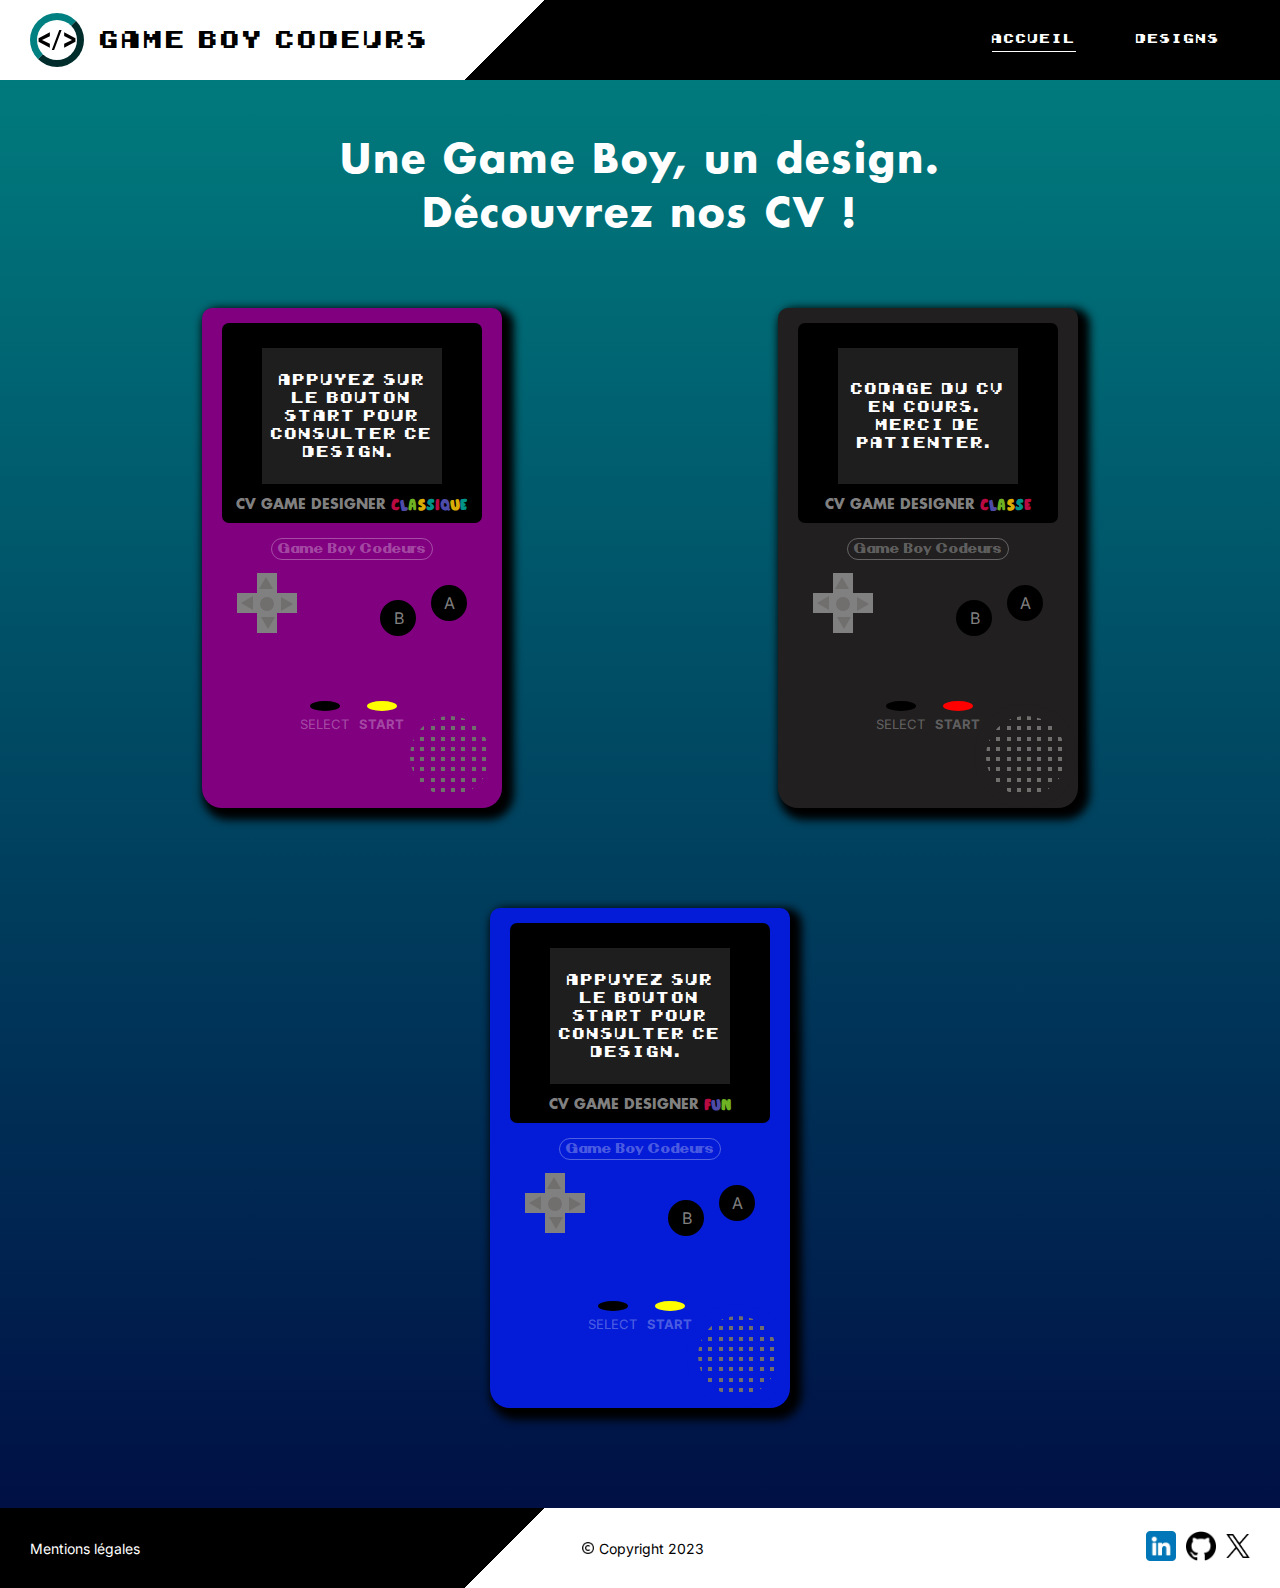
<file: index.html>
<!DOCTYPE html>
<html lang="fr">
<head>
    <meta charset="UTF-8">
    <meta name="description" content="Découvrez le profil de Martin Johnson, Game Designer. Passionné de jeux vidéos, 
    Martin Johnson a obtenu une licence écriture du Jeu Vidéo et effectué un stage de game design chez Ubisoft."> <!-- Décrire en 160 caractères environ -->
    <title>Accueil - Les Game Boy Codeurs</title>
    <link rel="stylesheet" href="style.css" type="text/css">
    <link rel="preconnect" href="https://fonts.googleapis.com">
    <link rel="preconnect" href="https://fonts.gstatic.com" crossorigin>
    <link href="https://fonts.googleapis.com/css2?family=Inter:wght@500&display=swap" rel="stylesheet">
    <!-- Favicon -->
    <link rel="apple-touch-icon" sizes="180x180" href="images/favicon-logo/apple-touch-icon.webp">
    <link rel="icon" type="image/png" sizes="32x32" href="images/favicon-logo/favicon-32x32.webp">
    <link rel="icon" type="image/png" sizes="16x16" href="images/favicon-logo/favicon-16x16.webp">
    <link rel="manifest" href="/site.webmanifest">
</head>
<body>
    <header>
        <div class="logo-nom">
            <a href="index.html">
                <img src="[data-uri]" alt="Logo du site des codeurs">
                <span id="title-header">Game Boy Codeurs</span>
            </a>
        </div>
        <nav>
            <ul class="nav">
                <li><a class="active" href="index.html">Accueil</a></li>
                <li class="designs">Designs
                    <ul class="menu-deroulant">
                        <li><a href="cv-martin-johnson-classique.html">Classique</a></li>
                        <li><a href="#">Classe</a></li>
                        <li><a href="cv-martin-johnson-fun.html">Fun</a></li>
                    </ul>
                </li>
            </ul> 
        </nav>
    </header>
    <main>
        <h1 id="titre-principal-accueil">Une Game Boy, un design. Découvrez nos CV !</h1>

        <!-- Première console -->
        <div class="consoles">
            <div class="game-boy">
                <div class="tour-ecran">
                    <h2 class="titre-secondaire-accueil">CV Game designer <span class="l1">c</span><span class="l2">l</span><span class="l3">a</span><span class="l4">s</span><span class="l5">s</span><span class="l6">i</span><span class="l7">q</span><span class="l8">u</span><span class="l9">e</span></h2>
                    <div class="ecran">
                        <p>Appuyez sur le bouton <span class="indication">START</span> pour consulter ce design.</p>
                    </div>
                </div>
                <span class="marque">Game Boy Codeurs</span>
                <div class="touches">
                    <div class="fond-croix">
                        <div class="croix">
                            <div class="cube top-left"></div>
                            <div class="cube top-right"></div>
                            <div class="cube bottom-right"></div>
                            <div class="cube bottom-left"></div>
                        </div>    
                    </div>
                    <div class="boutons">
                        <span class="bouton-b"></span>
                        <span class="bouton-a"></span>
                    </div>
                </div>
                <div class="boutons-select-start">
                    <div class="action">
                        <span class="bouton-ellipse"></span>
                        <span class="titre-bouton">Select</span>
                    </div>
                    <div class="action start">
                        <a href="cv-martin-johnson-classique.html" class="bouton-ellipse"></a>
                        <span class="titre-bouton">Start</span>
                    </div>
                </div>
                <div class="enceinte">
                    <div class="trou"></div>
                    <div class="trou"></div>
                    <div class="trou"></div>
                    <div class="trou"></div>
                    <div class="trou"></div>
                    <div class="trou"></div>
                    <div class="trou"></div>
                    <div class="trou"></div>
                    <div class="trou"></div>
                    <div class="trou"></div>
                    <div class="trou"></div>
                    <div class="trou"></div>
                    <div class="trou"></div>
                    <div class="trou"></div>
                    <div class="trou"></div>
                    <div class="trou"></div>
                    <div class="trou"></div>
                    <div class="trou"></div>
                    <div class="trou"></div>
                    <div class="trou"></div>
                    <div class="trou"></div>
                    <div class="trou"></div>
                    <div class="trou"></div>
                    <div class="trou"></div>
                    <div class="trou"></div>
                    <div class="trou"></div>
                    <div class="trou"></div>
                    <div class="trou"></div>
                    <div class="trou"></div>
                    <div class="trou"></div>
                    <div class="trou"></div>
                    <div class="trou"></div>
                    <div class="trou"></div>
                    <div class="trou"></div>
                    <div class="trou"></div>
                    <div class="trou"></div>
                    <div class="trou"></div>
                    <div class="trou"></div>
                    <div class="trou"></div>
                    <div class="trou"></div>
                    <div class="trou"></div>
                    <div class="trou"></div>
                    <div class="trou"></div>
                    <div class="trou"></div>
                    <div class="trou"></div>
                    <div class="trou"></div>
                    <div class="trou"></div>
                    <div class="trou"></div>
                    <div class="trou"></div>
                    <div class="trou"></div>
                    <div class="trou"></div>
                    <div class="trou"></div>
                    <div class="trou"></div>
                    <div class="trou"></div>
                    <div class="trou"></div>
                    <div class="trou"></div>
                    <div class="trou"></div>
                    <div class="trou"></div>
                    <div class="trou"></div>
                    <div class="trou"></div>
                    <div class="trou"></div>
                    <div class="trou"></div>
                    <div class="trou"></div>
                    <div class="trou"></div>
                </div>
            </div>

            <div class="game-boy classe">
                <div class="tour-ecran">
                    <h2 class="titre-secondaire-accueil">CV Game Designer <span class="l1">c</span><span class="l2">l</span><span class="l3">a</span><span class="l4">s</span><span class="l5">s</span><span class="l6">e</span></h2>
                    <div class="ecran">
                        <p>Codage du CV en cours<span class="indication"></span>. Merci de patienter.</p>
                    </div>
                </div>
                <span class="marque">Game Boy Codeurs</span>
                <div class="touches">
                    <div class="fond-croix">
                        <div class="croix">
                            <div class="cube top-left"></div>
                            <div class="cube top-right"></div>
                            <div class="cube bottom-right"></div>
                            <div class="cube bottom-left"></div>
                        </div>    
                    </div>
                    <div class="boutons">
                        <span class="bouton-b"></span>
                        <span class="bouton-a"></span>
                    </div>
                </div>
                <div class="boutons-select-start">
                    <div class="action">
                        <span class="bouton-ellipse"></span>
                        <span class="titre-bouton">Select</span>
                    </div>
                    <div class="action start">
                        <a href="#" class="bouton-ellipse"></a>
                        <span class="titre-bouton">START</span>
                    </div>
                </div>
                <div class="enceinte">
                    <div class="trou"></div>
                    <div class="trou"></div>
                    <div class="trou"></div>
                    <div class="trou"></div>
                    <div class="trou"></div>
                    <div class="trou"></div>
                    <div class="trou"></div>
                    <div class="trou"></div>
                    <div class="trou"></div>
                    <div class="trou"></div>
                    <div class="trou"></div>
                    <div class="trou"></div>
                    <div class="trou"></div>
                    <div class="trou"></div>
                    <div class="trou"></div>
                    <div class="trou"></div>
                    <div class="trou"></div>
                    <div class="trou"></div>
                    <div class="trou"></div>
                    <div class="trou"></div>
                    <div class="trou"></div>
                    <div class="trou"></div>
                    <div class="trou"></div>
                    <div class="trou"></div>
                    <div class="trou"></div>
                    <div class="trou"></div>
                    <div class="trou"></div>
                    <div class="trou"></div>
                    <div class="trou"></div>
                    <div class="trou"></div>
                    <div class="trou"></div>
                    <div class="trou"></div>
                    <div class="trou"></div>
                    <div class="trou"></div>
                    <div class="trou"></div>
                    <div class="trou"></div>
                    <div class="trou"></div>
                    <div class="trou"></div>
                    <div class="trou"></div>
                    <div class="trou"></div>
                    <div class="trou"></div>
                    <div class="trou"></div>
                    <div class="trou"></div>
                    <div class="trou"></div>
                    <div class="trou"></div>
                    <div class="trou"></div>
                    <div class="trou"></div>
                    <div class="trou"></div>
                    <div class="trou"></div>
                    <div class="trou"></div>
                    <div class="trou"></div>
                    <div class="trou"></div>
                    <div class="trou"></div>
                    <div class="trou"></div>
                    <div class="trou"></div>
                    <div class="trou"></div>
                    <div class="trou"></div>
                    <div class="trou"></div>
                    <div class="trou"></div>
                    <div class="trou"></div>
                    <div class="trou"></div>
                    <div class="trou"></div>
                    <div class="trou"></div>
                    <div class="trou"></div>
                </div>
            </div>

            <div class="game-boy fun">
                <div class="tour-ecran">
                    <h2 class="titre-secondaire-accueil">CV Game designer <span class="l1">f</span><span class="l2">u</span><span class="l3">n</span></h2>
                    <div class="ecran">
                        <p>Appuyez sur le bouton <span class="indication">START</span> pour consulter ce design.</p>
                    </div> <!-- En vue d'une animation -->
                </div>
                <span class="marque">Game Boy Codeurs</span>
                <div class="touches">
                    <div class="fond-croix">
                        <div class="croix">
                            <div class="cube top-left"></div>
                            <div class="cube top-right"></div>
                            <div class="cube bottom-right"></div>
                            <div class="cube bottom-left"></div>
                        </div>    
                    </div>
                    <div class="boutons">
                        <span class="bouton-b"></span>
                        <span class="bouton-a"></span>
                    </div>
                </div>
                <div class="boutons-select-start">
                    <div class="action">
                        <span class="bouton-ellipse"></span>
                        <span class="titre-bouton">Select</span>
                    </div>
                    <div class="action start">
                        <a href="cv-martin-johnson-fun.html" class="bouton-ellipse"></a>
                        <span class="titre-bouton">Start</span>
                    </div>
                </div>
                <div class="enceinte">
                    <div class="trou"></div>
                    <div class="trou"></div>
                    <div class="trou"></div>
                    <div class="trou"></div>
                    <div class="trou"></div>
                    <div class="trou"></div>
                    <div class="trou"></div>
                    <div class="trou"></div>
                    <div class="trou"></div>
                    <div class="trou"></div>
                    <div class="trou"></div>
                    <div class="trou"></div>
                    <div class="trou"></div>
                    <div class="trou"></div>
                    <div class="trou"></div>
                    <div class="trou"></div>
                    <div class="trou"></div>
                    <div class="trou"></div>
                    <div class="trou"></div>
                    <div class="trou"></div>
                    <div class="trou"></div>
                    <div class="trou"></div>
                    <div class="trou"></div>
                    <div class="trou"></div>
                    <div class="trou"></div>
                    <div class="trou"></div>
                    <div class="trou"></div>
                    <div class="trou"></div>
                    <div class="trou"></div>
                    <div class="trou"></div>
                    <div class="trou"></div>
                    <div class="trou"></div>
                    <div class="trou"></div>
                    <div class="trou"></div>
                    <div class="trou"></div>
                    <div class="trou"></div>
                    <div class="trou"></div>
                    <div class="trou"></div>
                    <div class="trou"></div>
                    <div class="trou"></div>
                    <div class="trou"></div>
                    <div class="trou"></div>
                    <div class="trou"></div>
                    <div class="trou"></div>
                    <div class="trou"></div>
                    <div class="trou"></div>
                    <div class="trou"></div>
                    <div class="trou"></div>
                    <div class="trou"></div>
                    <div class="trou"></div>
                    <div class="trou"></div>
                    <div class="trou"></div>
                    <div class="trou"></div>
                    <div class="trou"></div>
                    <div class="trou"></div>
                    <div class="trou"></div>
                    <div class="trou"></div>
                    <div class="trou"></div>
                    <div class="trou"></div>
                    <div class="trou"></div>
                    <div class="trou"></div>
                    <div class="trou"></div>
                    <div class="trou"></div>
                    <div class="trou"></div>
                </div>
            </div>
    </div>

    </main>
        <footer>
                <a href="#" class="mentions">Mentions légales</a>
                <div class="copyright">
                <img src="images/droits-dauteur.webp" alt="icône Copyright"><span >Copyright 2023</span>
                </div>
                <div class="reseaux-sociaux">
                    <a href="https://www.linkedin.com/"><img src="images/linkedin.webp" alt="Logo de LinkedIn"></a>
                    <a href="https://github.com/"><img src="images/github.webp" alt="Logo de GitHub"></a>
                    <a href="https://twitter.com/tweeter"><img class="twitter" src="images/twitter.webp" alt="Logo de X"></a>
                </div>
        </footer>
</body>
</html>
</file>
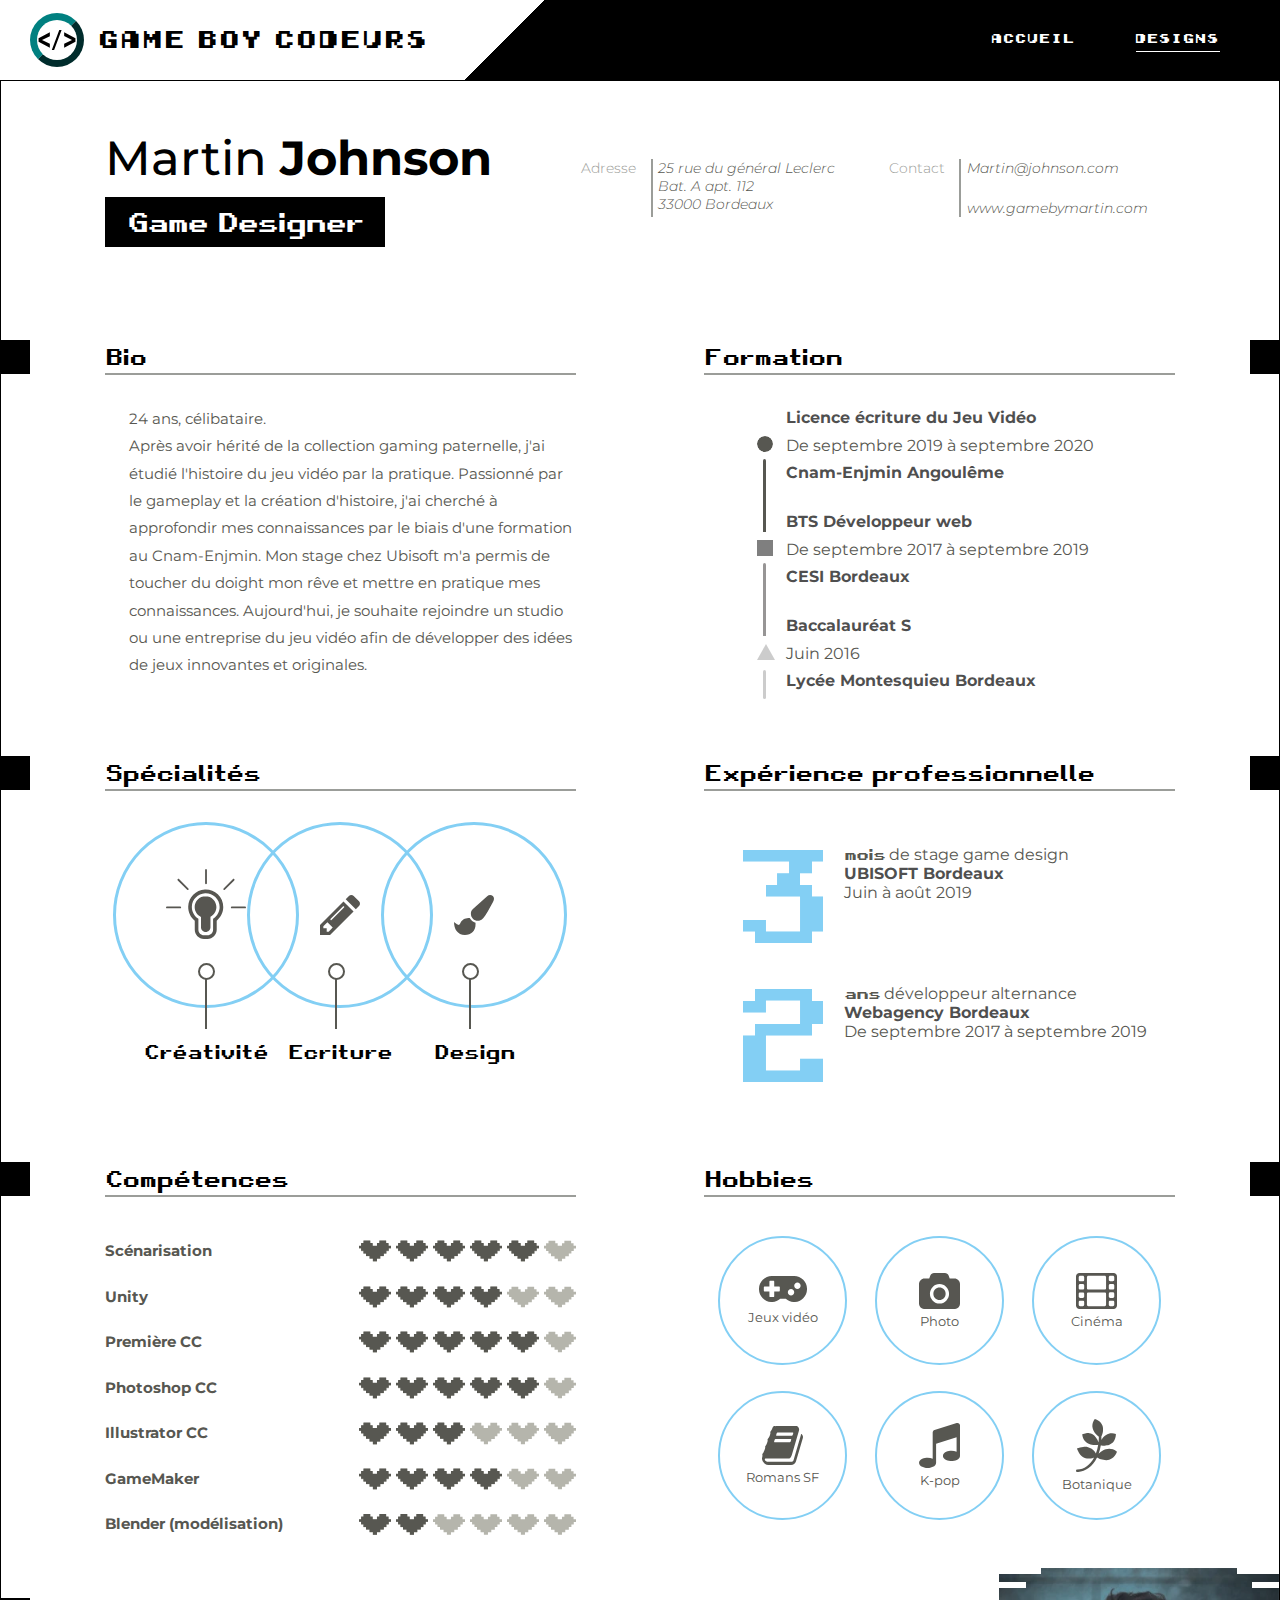
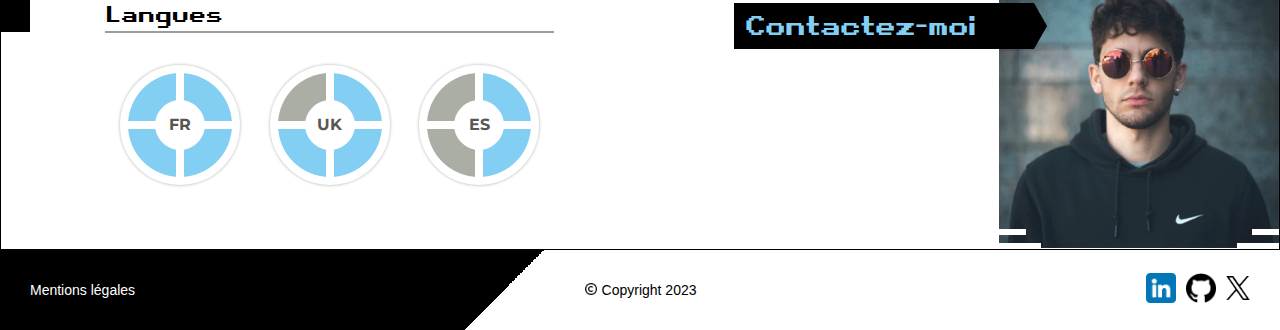
<file: cv-martin-johnson-classique.html>
<!DOCTYPE html>
<html lang="fr">
<head>
    <meta charset="UTF-8">
    <meta name="description" content="Découvrez le profil de Martin Johnson, Game Designer. Passionné de jeux vidéos, 
    Martin Johnson a obtenu une licence écriture du Jeu Vidéo et effectué un stage de game design chez Ubisoft."> <!-- Décrire en 160 caractères environ -->
    <title>CV Martin Johnson Game Designer</title>
    <meta name="viewport" content="width=device-width, initial-scale=1.0">
    <link rel="stylesheet" href="style.css" type="text/css">
    <link rel="stylesheet" href="cv-martin-johnson-classique.css" type="text/css">
    <link rel="preconnect" href="https://fonts.googleapis.com">
    <link rel="preconnect" href="https://fonts.googleapis.com">
    <link rel="preconnect" href="https://fonts.gstatic.com" crossorigin>
    <link href="https://fonts.googleapis.com/css2?family=Montserrat:ital,wght@0,100;0,300;0,500;0,600;0,700;1,300&display=swap" rel="stylesheet">
    <!-- Favicon -->
    <link rel="apple-touch-icon" sizes="180x180" href="images/favicon-logo/apple-touch-icon.webp">
    <link rel="icon" type="image/png" sizes="32x32" href="images/favicon-logo/favicon-32x32.webp">
    <link rel="icon" type="image/png" sizes="16x16" href="images/favicon-logo/favicon-16x16.webp">
    <link rel="manifest" href="/site.webmanifest">
</head>
<body>
    <header> 
        <div class="logo-nom">
            <a href="index.html">
                <img src="[data-uri]" alt="Logo du site des codeurs">
                <span id="title-header">Game Boy Codeurs</span>
            </a>
        </div>
        <nav>
            <ul class="nav">
                <li><a href="index.html">Accueil</a></li>
                <li class="designs active">Designs
                    <ul class="menu-deroulant">
                        <li class="active"><a href="cv-martin-johnson-classique.html">Classique</a></li>
                        <li><a href="#">Classe</a></li>
                        <li><a href="cv-martin-johnson-fun.html">Fun</a></li>
                    </ul>
                </li>
            </ul> 
        </nav>
    </header>
    <div class="container">
        <div id="infos-contact" class="header-cv"> 
            <div id="entete">
                <h1 id="titre-cv">Martin <span class="plus-visible">Johnson</span></h1> 
                <h2 class="project">Game Designer</h2>
            </div>
            <address> 
                <div class="header-contact">
                    <span class="title">Adresse</span>
                    <div class="coordonnees">
                        <a href="https://maps.app.goo.gl/Ns6v85nVUT2A5e1c7" title="Consulter l'adresse de Martin Johnson sur Google Map">
                            25 rue du général Leclerc<br> 
                            Bat. A apt. 112<br>
                            33000 Bordeaux
                        </a>
                    </div>
                </div>
                <div class="header-contact">
                    <span class="title">Contact</span>
                    <div class="coordonnees">
                        <a class="email" href="mailto:martin@johnson.com" title="Envoyer un mail à Martin Johnson">Martin@johnson.com</a>
                        <a href="#" title="Visiter le site de Martin Johnson">www.gamebymartin.com</a>
                    </div>
                </div>
            </address>
        </div>
        <main>
            <div class="ligne">
                <section class="bio">
                    <h3>Bio</h3>
                    <p>24 ans, célibataire.<br>
                        Après avoir hérité de la collection gaming paternelle, 
                        j'ai étudié l'histoire du jeu vidéo par la pratique. 
                        Passionné par le gameplay et la création d'histoire, 
                        j'ai cherché à approfondir mes connaissances par le biais 
                        d'une formation au Cnam-Enjmin. Mon stage chez Ubisoft m'a 
                        permis de toucher du doight mon rêve et mettre en pratique 
                        mes connaissances. Aujourd'hui, je souhaite rejoindre un 
                        studio ou une entreprise du jeu vidéo afin de développer des 
                        idées de jeux innovantes et originales.
                    </p>
                </section>
                <section class="formation">
                    <h3>Formation</h3>
                    <ol>
                        <li class="licence">
                            <h4 class="diplome">Licence écriture du Jeu Vidéo</h4>
                            <span class="periode">De septembre 2019 à septembre 2020</span>
                            <span class="organisme">Cnam-Enjmin Angoulême</span>
                        </li>
                        <li class="bts">
                            <h4 class="diplome">BTS Développeur web</h4>
                            <span class="periode">De septembre 2017 à septembre 2019</span>
                            <span class="organisme">CESI Bordeaux</span>
                        </li>
                        <li class="baccalaureat">
                            <h4 class="diplome">Baccalauréat S</h4>
                            <span class="periode">Juin 2016</span>
                            <span class="organisme">Lycée Montesquieu Bordeaux</span>
                        </li>
                    </ol>
                </section>
            </div> 
            
            <div class="ligne">
                <section class="specialites">
                        <h3>Spécialités</h3>
                        <div class="specialite-ensemble">
                            <div class="specialite-detail">
                                <div class="cercle-specialite ampoule"></div>
                                <div class="petit-rond"></div>
                                <span class="intitule">Créativité</span>
                            </div>
                            <div class="specialite-detail">
                                <div class="cercle-specialite crayon"></div>
                                <div class="petit-rond"></div>
                                <span class="intitule">Ecriture</span>
                            </div>
                            <div class="specialite-detail">
                                <div class="cercle-specialite pinceau"></div>
                                <div class="petit-rond"></div>
                                <span class="intitule">Design</span>
                            </div>
                        </div>   
                </section>  
                <section class="experience">
                    <h3>Expérience professionnelle</h3>
                    <ol>
                        <li id="ubisoft">
                            <span class="nombre">3</span>
                            <span class="periode"><span class="unite">mois</span> de stage game design</span>
                            <span class="organisme">UBISOFT Bordeaux</span>
                            <span class="periode">Juin à août 2019</span>
                        </li>
                        <li id="webagency">
                            <span class="nombre">2</span>
                            <span class="periode"><span class="unite">ans</span> développeur alternance</span>
                            <span class="organisme">Webagency Bordeaux</span>
                            <span class="periode">De septembre 2017 à septembre 2019</span>
                        </li>
                    </ol>
                </section>
            </div>

            <div class="ligne">
                <section class="competence">
                    <h3>Compétences</h3>
                    <ul>
                        <li><span>Scénarisation</span>
                            <div class="niveau"> 
                                <img class="coeur-gris-fonce" src="images/coeur1.svg" alt="Coeur gris foncé pixelisé">
                                <img class="coeur-gris-fonce" src="images/coeur1.svg" alt="Coeur gris foncé pixelisé">
                                <img class="coeur-gris-fonce" src="images/coeur1.svg" alt="Coeur gris foncé pixelisé">
                                <img class="coeur-gris-fonce" src="images/coeur1.svg" alt="Coeur gris foncé pixelisé">
                                <img class="coeur-gris-fonce" src="images/coeur1.svg" alt="Coeur gris foncé pixelisé">
                                <img class="coeur-gris-clair" src="images/coeur2.svg" alt="Coeur gris clair pixelisé">
                            </div>
                        </li>
                        <li><span>Unity</span>
                            <div class="niveau">
                                <img class="coeur-gris-fonce" src="images/coeur1.svg" alt="Coeur gris foncé pixelisé">
                                <img class="coeur-gris-fonce" src="images/coeur1.svg" alt="Coeur gris foncé pixelisé">
                                <img class="coeur-gris-fonce" src="images/coeur1.svg" alt="Coeur gris foncé pixelisé">
                                <img class="coeur-gris-fonce" src="images/coeur1.svg" alt="Coeur gris foncé pixelisé">
                                <img class="coeur-gris-fonce" src="images/coeur2.svg" alt="Coeur gris clair pixelisé">
                                <img class="coeur-gris-clair" src="images/coeur2.svg" alt="Coeur gris clair pixelisé">
                            </div>
                        </li>
                        <li><span>Première CC</span>
                            <div class="niveau">
                                <img class="coeur-gris-fonce" src="images/coeur1.svg" alt="Coeur gris foncé pixelisé">
                                <img class="coeur-gris-fonce" src="images/coeur1.svg" alt="Coeur gris foncé pixelisé">
                                <img class="coeur-gris-fonce" src="images/coeur1.svg" alt="Coeur gris foncé pixelisé">
                                <img class="coeur-gris-fonce" src="images/coeur1.svg" alt="Coeur gris foncé pixelisé">
                                <img class="coeur-gris-fonce" src="images/coeur1.svg" alt="Coeur gris foncé pixelisé">
                                <img class="coeur-gris-clair" src="images/coeur2.svg" alt="Coeur gris clair pixelisé">
                            </div>
                        </li>
                        <li><span>Photoshop CC</span>
                            <div class="niveau">
                                <img class="coeur-gris-fonce" src="images/coeur1.svg" alt="Coeur gris foncé pixelisé">
                                <img class="coeur-gris-fonce" src="images/coeur1.svg" alt="Coeur gris foncé pixelisé">
                                <img class="coeur-gris-fonce" src="images/coeur1.svg" alt="Coeur gris foncé pixelisé">
                                <img class="coeur-gris-fonce" src="images/coeur1.svg" alt="Coeur gris foncé pixelisé">
                                <img class="coeur-gris-fonce" src="images/coeur1.svg" alt="Coeur gris foncé pixelisé">
                                <img class="coeur-gris-clair" src="images/coeur2.svg" alt="Coeur gris clair pixelisé">
                            </div>
                        </li>
                        <li><span>Illustrator CC</span>
                            <div class="niveau">
                                <img class="coeur-gris-fonce" src="images/coeur1.svg" alt="Coeur gris foncé pixelisé">
                                <img class="coeur-gris-fonce" src="images/coeur1.svg" alt="Coeur gris foncé pixelisé">
                                <img class="coeur-gris-fonce" src="images/coeur1.svg" alt="Coeur gris foncé pixelisé">
                                <img class="coeur-gris-fonce" src="images/coeur2.svg" alt="Coeur gris clair pixelisé">
                                <img class="coeur-gris-fonce" src="images/coeur2.svg" alt="Coeur gris clair pixelisé">
                                <img class="coeur-gris-clair" src="images/coeur2.svg" alt="Coeur gris clair pixelisé">
                            </div>
                        </li>
                        <li><span>GameMaker</span>
                            <div class="niveau">
                                <img class="coeur-gris-fonce" src="images/coeur1.svg" alt="Coeur gris foncé pixelisé">
                                <img class="coeur-gris-fonce" src="images/coeur1.svg" alt="Coeur gris foncé pixelisé">
                                <img class="coeur-gris-fonce" src="images/coeur1.svg" alt="Coeur gris foncé pixelisé">
                                <img class="coeur-gris-fonce" src="images/coeur1.svg" alt="Coeur gris foncé pixelisé">
                                <img class="coeur-gris-fonce" src="images/coeur2.svg" alt="Coeur gris clair pixelisé">
                                <img class="coeur-gris-clair" src="images/coeur2.svg" alt="Coeur gris clair pixelisé">
                            </div>
                        </li>
                        <li id="modelisation"><span>Blender (modélisation)</span>
                            <div class="niveau">
                                <img class="coeur-gris-fonce" src="images/coeur1.svg" alt="Coeur gris foncé pixelisé">
                                <img class="coeur-gris-fonce" src="images/coeur1.svg" alt="Coeur gris foncé pixelisé">
                                <img class="coeur-gris-fonce" src="images/coeur2.svg" alt="Coeur gris clair pixelisé">
                                <img class="coeur-gris-fonce" src="images/coeur2.svg" alt="Coeur gris clair pixelisé">
                                <img class="coeur-gris-fonce" src="images/coeur2.svg" alt="Coeur gris clair pixelisé">
                                <img class="coeur-gris-clair" src="images/coeur2.svg" alt="Coeur gris clair pixelisé">
                            </div>
                        </li>
                    </ul>
                </section>
                <section class="hobbies">
                    <h3>Hobbies</h3>
                    <div class="hobbies-ligne">
                        <figure class="jeux"><img id="manette" src="images/manette.svg" alt="Icône d'une manettre de jeu vidéo"><figcaption>Jeux vidéo</figcaption></figure> 
                        <figure class="photo"><img class="icone-hobbies" src="images/appareil-photo.svg" alt="Icône d'un appareil photo"><figcaption>Photo</figcaption></figure>
                        <figure class="cinema"><img class="icone-hobbies" src="images/cinema.svg" alt="Icône d'une bande image de cinéma"><figcaption>Cinéma</figcaption></figure>
                    </div>
                    <div class="hobbies-ligne">
                        <figure class="roman"><img class="icone-hobbies" src="images/livre.svg" alt="Icône d'un livre"><figcaption>Romans SF</figcaption></figure>
                        <figure class="k-pop"><img class="icone-hobbies" src="images/musique.svg" alt="Icône représentant une note de musique"><figcaption>K-pop</figcaption></figure>
                        <figure class="botanique"><img class="icone-hobbies" src="images/feuille.svg" alt="Icône représentant une feuille"><figcaption>Botanique</figcaption></figure>
                    </div>
                </section>
            </div>
            <div class="ligne">
                <section class="langues">
                    <h3>Langues</h3>
                    <div class="cibles">
                        <div class="cercle-langue fr">
                            <div class="quarter"></div>
                            <div class="quarter"></div>
                            <div class="quarter"></div>  
                            <div class="quarter"></div>
                            <div class="center">
                                <span>fr</span>
                            </div>
                        </div>
                        <div class="cercle-langue uk">
                            <div class="quarter gris"></div>
                            <div class="quarter"></div>
                            <div class="quarter"></div> 
                            <div class="quarter"></div>
                            <div class="center">
                                <span>uk</span>
                            </div>
                        </div>
                        <div class="cercle-langue es">
                            <div class="quarter gris"></div>
                            <div class="quarter"></div>
                            <div class="quarter gris"></div> 
                            <div class="quarter"></div>
                            <div class="center">
                                <span>es</span>
                            </div>
                        </div>
                    </div>  
                </section>
            </div>
            <div class="photo-contact">
                <div class="photo-container">
                    <img id="portrait" src="images/portrait-martin.webp" alt="Photographie de Martin Johnson">
                    <a href="#infos-contact" title="Accéder aux informations de contact"><span id="contact">Contactez-moi</span></a> 
                    <span class="grande top-left"></span>
                    <span class="top-left"></span>
                    <span class="grande top-right"></span>  
                    <span class="top-right"></span>   
                    <span class="grande bottom-right"></span>
                    <span class="bottom-right"></span>
                    <span class="grande bottom-left"></span>     
                    <span class="bottom-left"></span>
                </div>  
            </div>
        </main>
    </div>
    <footer>
        <a href="#" class="mentions">Mentions légales</a>
        <div class="copyright">
        <img src="images/droits-dauteur.webp" alt="icône Copyright"><span >Copyright 2023</span>
        </div>
        <div class="reseaux-sociaux">
            <a href="https://www.linkedin.com/"><img src="images/linkedin.webp" alt="Logo de LinkedIn"></a>
            <a href="https://github.com/"><img src="images/github.webp" alt="Logo de GitHub"></a>
            <a href="https://twitter.com/tweeter"><img class="twitter" src="images/twitter.webp" alt="Logo de X"></a>
        </div>
    </footer>
</body>
</html>
</file>
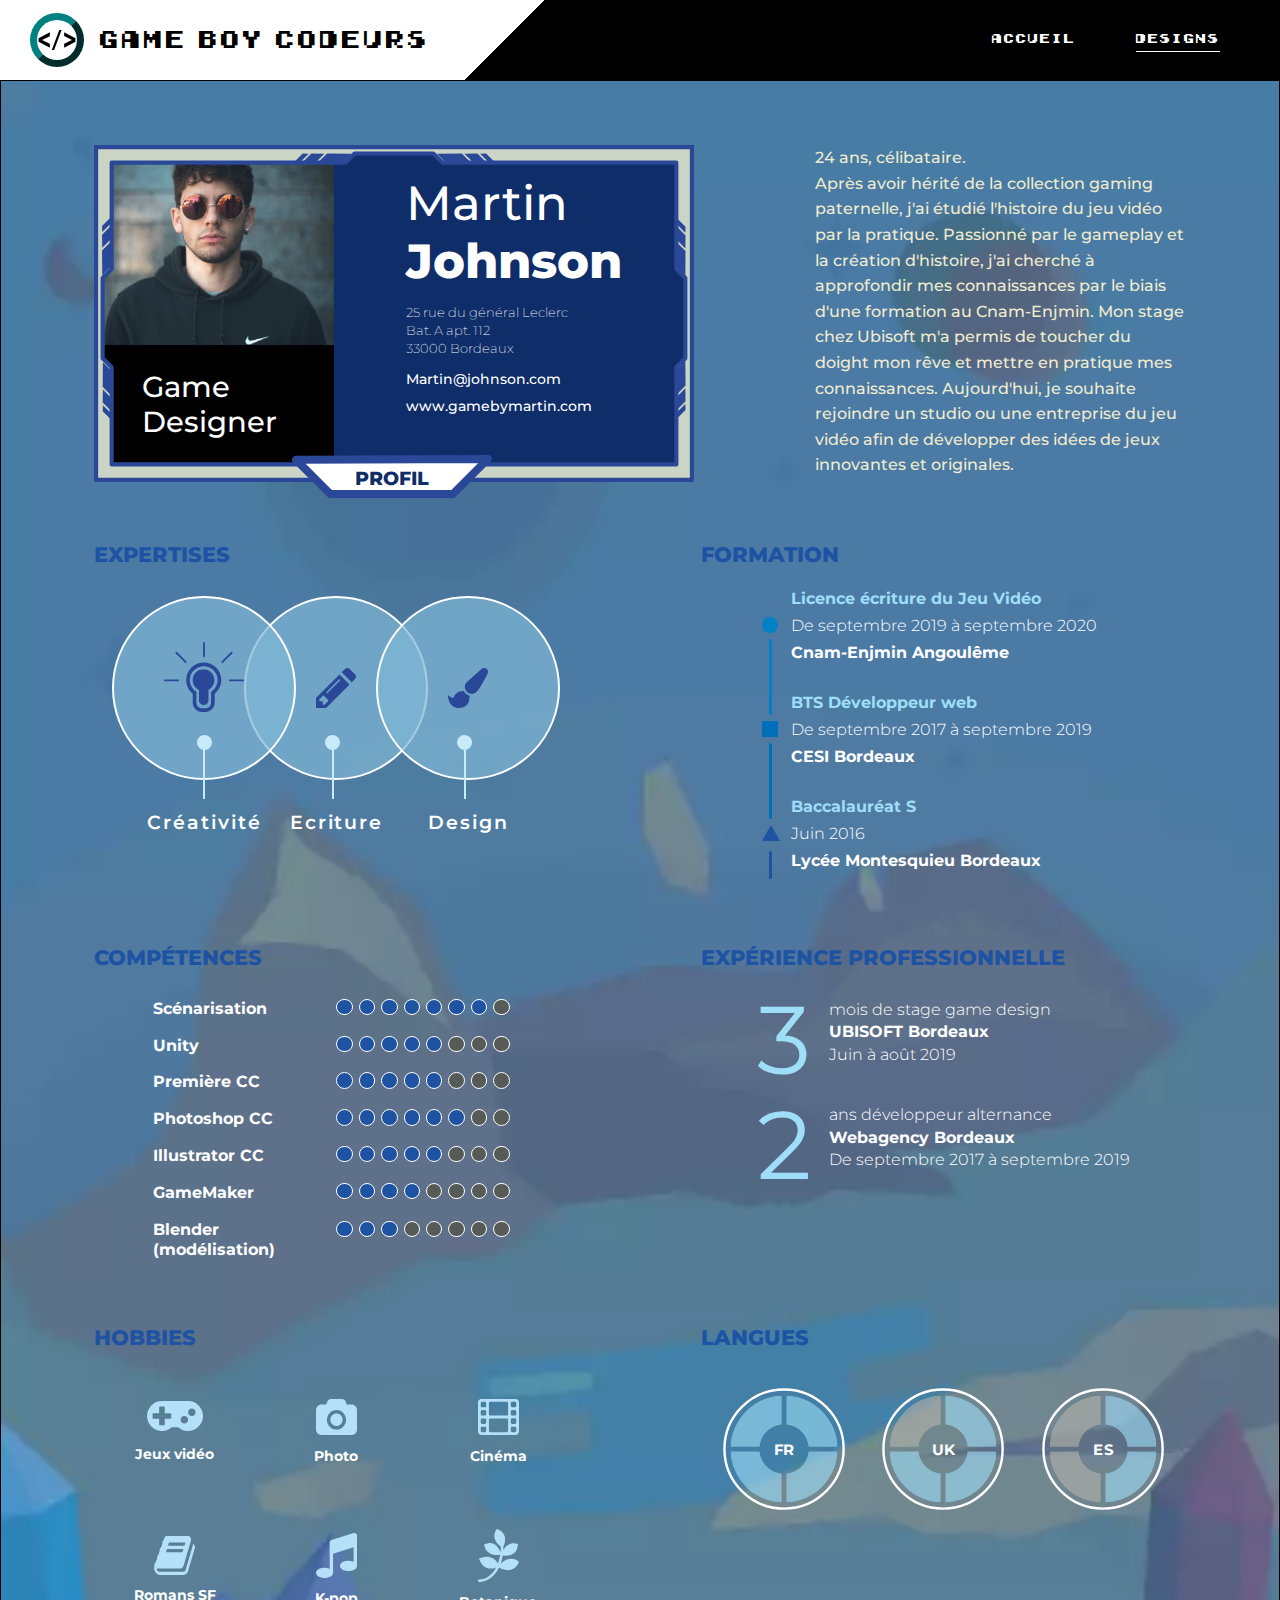
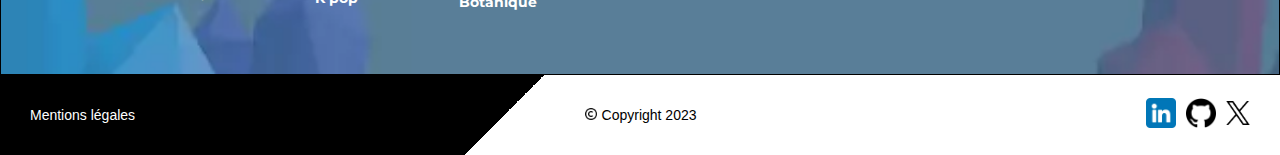
<file: cv-martin-johnson-fun.html>
<!DOCTYPE html>
<html lang="fr">
<head>
    <meta charset="UTF-8">
    <meta name="description" content="Découvrez le profil de Martin Johnson, Game Designer. Passionné de jeux vidéos, 
    Martin Johnson a obtenu une licence écriture du Jeu Vidéo et effectué un stage de game design chez Ubisoft."> 
    <title>CV Game designer Martin Johnson</title>
    <meta name="viewport" content="width=device-width, initial-scale=1.0">
    <link rel="stylesheet" href="style.css" type="text/css">
    <link rel="stylesheet" href="cv-martin-johnson-fun.css" type="text/css">
    <link rel="preconnect" href="https://fonts.googleapis.com">
    <link rel="preconnect" href="https://fonts.gstatic.com" crossorigin>
    <link href="https://fonts.googleapis.com/css2?family=Montserrat:wght@200;300;400;500;600;700;800&display=swap" rel="stylesheet">
    <!-- Favicon -->
    <link rel="apple-touch-icon" sizes="180x180" href="images/favicon-logo/apple-touch-icon.webp">
    <link rel="icon" type="image/png" sizes="32x32" href="images/favicon-logo/favicon-32x32.webp">
    <link rel="icon" type="image/png" sizes="16x16" href="images/favicon-logo/favicon-16x16.webp">
    <link rel="manifest" href="/site.webmanifest">
</head>
<body>
    <header>
        <div class="logo-nom">
            <a href="index.html">
                <img src="[data-uri]" alt="Logo du site des codeurs">
                <span id="title-header">Game Boy Codeurs</span>
            </a>
        </div>
        <nav>
            <ul class="nav">
                <li><a href="index.html">Accueil</a></li>
                <li class="designs active">Designs
                    <ul class="menu-deroulant">
                        <li><a href="cv-martin-johnson-classique.html">Classique</a></li>
                        <li><a href="#">Classe</a></li>
                        <li class="active"><a href="cv-martin-johnson-fun.html">Fun</a></li>
                    </ul>
                </li>
            </ul> 
        </nav>
    </header>
    <div class="container">
    <section id="header-cv">
                    <div class="cadre">
                        
                        <div class="coordonnees">
                            <h1>Martin <span class="plus-visible">Johnson</span></h1>
                            <address>
                                <a class="adresse" href="https://maps.app.goo.gl/Ns6v85nVUT2A5e1c7">
                                    25 rue du général Leclerc<br>
                                    Bat. A apt. 112<br>
                                    33000 Bordeaux
                                </a>
                                <a class="email" href="mailto:martin@johnson.com">Martin@johnson.com</a>
                                <a class="site" href="www.gamebymartin.com">www.gamebymartin.com</a>
                            </address>
                        </div>
                        <div class="portrait"></div>
                        <div class="projet">
                            <h2 class="projet">Game Designer</h2>
                        </div>
                        <img class="joli-cadre" src="images/cadre.svg" alt="Cadre beige et bleu entourant les informations personnelles de Martin Johnson">
                        <div class="profil">
                            <span>Profil</span>  
                        </div>
                    </div>
          
            <p>24 ans, célibataire.<br>
                Après avoir hérité de la collection gaming paternelle, 
                j'ai étudié l'histoire du jeu vidéo par la pratique. 
                Passionné par le gameplay et la création d'histoire, 
                j'ai cherché à approfondir mes connaissances par le biais 
                d'une formation au Cnam-Enjmin. Mon stage chez Ubisoft m'a 
                permis de toucher du doight mon rêve et mettre en pratique 
                mes connaissances. Aujourd'hui, je souhaite rejoindre un 
                studio ou une entreprise du jeu vidéo afin de développer des
                idées de jeux innovantes et originales.
            </p>
    </section>
    <main>
        <div class="ligne">
            <section class="expertise">
                <h3>Expertises</h3>
                <div class="expertise-ensemble">
                    <div class="expertise-detail">
                        <div class="cercle-expertise ampoule"></div>
                        <div class="petit-rond"></div>
                        <span class="intitule">Créativité</span>
                    </div>
                    <div class="expertise-detail">
                        <div class="cercle-expertise crayon"></div>
                        <div class="petit-rond"></div>
                        <span class="intitule">Ecriture</span>
                    </div>
                    <div class="expertise-detail">
                        <div class="cercle-expertise pinceau"></div>
                        <div class="petit-rond"></div>
                        <span class="intitule">Design</span>
                    </div>
                </div>
            </section>
            <section class="formation">
                <h3>Formation</h3>
                <ol>
                    <li class="licence">
                        <h4 class="diplome">Licence écriture du Jeu Vidéo</h4>
                        <span class="periode">De septembre 2019 à septembre 2020</span>
                        <span class="organisme">Cnam-Enjmin Angoulême</span>
                    </li>
                    <li class="bts">
                        <h4 class="diplome">BTS Développeur web</h4>
                        <span class="periode">De septembre 2017 à septembre 2019</span>
                        <span class="organisme">CESI Bordeaux</span>
                    </li>
                    <li class="baccalaureat">
                        <h4 class="diplome">Baccalauréat S</h4>
                        <span class="periode">Juin 2016</span>
                        <span class="organisme">Lycée Montesquieu Bordeaux</span>
                    </li>
                </ol>
            </section>
        </div> 
        
        <div class="ligne">
            <section class="competence">
                <h3>Compétences</h3>
                <ul>
                    <li><span>Scénarisation</span>
                        <div class="niveau">
                            <span class="rond"></span>
                            <span class="rond"></span>
                            <span class="rond"></span>
                            <span class="rond"></span>
                            <span class="rond"></span>
                            <span class="rond"></span>
                            <span class="rond"></span>
                            <span class="rond gris"></span>
                        </div>
                    </li>
                    <li><span>Unity</span>
                        <div class="niveau">
                            <span class="rond"></span>
                            <span class="rond"></span>
                            <span class="rond"></span>
                            <span class="rond"></span>
                            <span class="rond"></span>
                            <span class="rond gris"></span>
                            <span class="rond gris"></span>
                            <span class="rond gris"></span>
                        </div>
                    </li>
                    <li><span>Première CC</span>
                        <div class="niveau">
                            <span class="rond"></span>
                            <span class="rond"></span>
                            <span class="rond"></span>
                            <span class="rond"></span>
                            <span class="rond"></span>
                            <span class="rond gris"></span>
                            <span class="rond gris"></span>
                            <span class="rond gris"></span>
                        </div>
                    </li>
                    <li><span>Photoshop CC</span>
                        <div class="niveau">
                            <span class="rond"></span>
                            <span class="rond"></span>
                            <span class="rond"></span>
                            <span class="rond"></span>
                            <span class="rond"></span>
                            <span class="rond"></span>
                            <span class="rond gris"></span>
                            <span class="rond gris"></span>
                        </div>
                    </li>
                    <li><span>Illustrator CC</span>
                        <div class="niveau">
                            <span class="rond"></span>
                            <span class="rond"></span>
                            <span class="rond"></span>
                            <span class="rond"></span>
                            <span class="rond"></span>
                            <span class="rond gris"></span>
                            <span class="rond gris"></span>
                            <span class="rond gris"></span>
                        </div>
                    </li>
                    <li><span>GameMaker</span>
                        <div class="niveau">
                            <span class="rond"></span>
                            <span class="rond"></span>
                            <span class="rond"></span>
                            <span class="rond"></span>
                            <span class="rond gris"></span>
                            <span class="rond gris"></span>
                            <span class="rond gris"></span>
                            <span class="rond gris"></span>
                        </div>
                    </li>
                    <li id="modelisation"><span>Blender (modélisation)</span>
                        <div class="niveau">
                            <span class="rond"></span>
                            <span class="rond"></span>
                            <span class="rond"></span>
                            <span class="rond gris"></span>
                            <span class="rond gris"></span>
                            <span class="rond gris"></span>
                            <span class="rond gris"></span>
                            <span class="rond gris"></span>
                        </div>
                    </li>
                </ul>
            </section>        
            <section class="experience">
                <h3>Expérience professionnelle</h3>
                <ol>
                    <li id="ubisoft">
                        <span class="nombre">3</span>
                        <span class="periode">mois de stage game design</span>
                        <span class="organisme">UBISOFT Bordeaux</span>
                        <span class="periode">Juin à août 2019</span>
                    </li>
                    <li id="webagency">
                        <span class="nombre">2</span>
                        <span class="periode">ans développeur alternance</span>
                        <span class="organisme">Webagency Bordeaux</span>
                        <span class="periode">De septembre 2017 à septembre 2019</span>
                    </li>
                </ol>
            </section>
        </div>

        <div class="ligne">
            <section class="hobbies">
                <h3>Hobbies</h3>
                <div class="hobbies-ligne">
                    <figure class="jeux"><img id="manette" src="images/manette-2.svg" alt="Icône d'une manettre de jeu vidéo"><figcaption>Jeux vidéo</figcaption></figure> 
                    <figure class="photo"><img class="icone-hobbies" src="images/appareil-photo-2.svg" alt="Icône d'un appareil photo"><figcaption>Photo</figcaption></figure>
                    <figure class="cinema"><img class="icone-hobbies" src="images/cinema-2.svg" alt="Icône d'une bande image de cinéma"><figcaption>Cinéma</figcaption></figure>
                </div>
                <div class="hobbies-ligne">
                    <figure class="roman"><img class="icone-hobbies" src="images/livre-2.svg" alt="Icône d'un livre"><figcaption>Romans SF</figcaption></figure>
                    <figure class="k-pop"><img class="icone-hobbies" src="images/musique-2.svg" alt="Icône représentant une note de musique"><figcaption>K-pop</figcaption></figure>
                    <figure class="botanique"><img class="icone-hobbies" src="images/feuille-2.svg" alt="Icône représentant une feuille"><figcaption>Botanique</figcaption></figure>
                </div>
            </section>
            <section class="langues">
                <h3>Langues</h3>
                <div class="cibles">
                    <div class="cercle-langue fr">
                        <div class="quarter one"></div>
                        <div class="quarter two"></div>
                        <div class="quarter three"></div>  
                        <div class="quarter four"></div>
                        <div class="center">
                            <span>fr</span>
                        </div>
                    </div>
                    <div class="cercle-langue uk">
                        <div class="quarter one gris"></div>
                        <div class="quarter two"></div>
                        <div class="quarter three"></div> 
                        <div class="quarter four"></div>
                        <div class="center">
                            <span>uk</span>
                        </div>
                    </div>
                    <div class="cercle-langue es">
                        <div class="quarter one gris"></div>
                        <div class="quarter two"></div>
                        <div class="quarter three gris"></div> 
                        <div class="quarter four"></div>
                        <div class="center">
                            <span>es</span>
                        </div>
                    </div>
                </div>  
            </section>
        </div>
    </main>
</div>
<footer>
    <a href="#" class="mentions">Mentions légales</a>
    <div class="copyright">
    <img src="images/droits-dauteur.webp" alt="icône Copyright"><span >Copyright 2023</span>
    </div>
    <div class="reseaux-sociaux">
        <a href="https://www.linkedin.com/"><img src="images/linkedin.webp" alt="Logo de LinkedIn"></a>
        <a href="https://github.com/"><img src="images/github.webp" alt="Logo de GitHub"></a>
        <a href="https://twitter.com/tweeter"><img class="twitter" src="images/twitter.webp" alt="Logo de X"></a>
    </div>
</footer>
</body>
</html>
</file>
<file: style.css>
@font-face {
    font-family: "Early GameBoy";
    src: url('fonts/early-gameboy.ttf') format(truetype);
  }

@font-face {
    font-family: Nintendo;
    src: url(fonts/nintendo.otf) format(OpenType);
}

@font-face {
    font-family: "Futura Bold";
    src: url(fonts/futura-bold.otf) format(OpenType);
}

@font-face {
    font-family: "Paymon";
    src: url(fonts/paymon.otf) format(OpenType);
}

@font-face {
    font-family: Retrogaming;
    src: url('fonts/retrogaming.ttf') format(truetype);
}

* {
    margin: 0;
}

body {
    background: linear-gradient(teal, #000a42);
}

a {
    text-decoration: none;
}

li {
    list-style-type: none;
}

header, footer {
    height: 80px;
}

header {
    display: flex;
    justify-content: space-between; 
    background: linear-gradient(135deg, #ffffff 0% 40%, #000000 40% 100%);
}

footer {
    background: linear-gradient(135deg, #000000 0% 40%, #ffffff 40% 100%);
}

header img {
    width: 40px;
    background-color: white;
    border-radius: 100%;
    height: auto;
    border: 7px outset teal;
}

.logo-nom { 
    display: flex;
    justify-content: flex-start;
    align-items: center;
    max-width: 35%;
    padding-left: 30px;
}

.logo-nom a { 
    display: flex;
    height: inherit;
    justify-content: flex-start ;
    align-items: center;
    gap: 16px;
    text-decoration: none;
}

#title-header {
    color: black;
    font-size: 22px;
    display: block;
    font-family: "Early GameBoy", sans-serif;
}

nav, .nav {
    display: flex;
    font-family: "Early GameBoy", sans-serif;
    font-size: 12px;
    color: #ffffff;
}

nav {
    justify-content: flex-end;
    padding-right: 30px;
}

.nav { /* ul de la navigation */
    justify-content: space-around;
    align-items: center;
    padding-right: 30px;
    gap: 5em;
}

nav a, nav li {
    color: #ffffff;
    transition: color .4s;
    padding-bottom: 4px;
}

nav li:hover, nav a:hover {
    color: teal;
    transform: scale(1.1);
}

.active {
    text-decoration-line: underline;
    text-decoration-style: solid;
    text-decoration-color: white;
    text-underline-offset: 8px;
}

.designs {
    position: relative;
    z-index: 1;
}

.menu-deroulant {
    display: none;
    position: absolute;
    left: -2.2em;
    background-color: #000000;
    padding: 1em 2em;
}

.menu-deroulant li {
    font-size: 10px;
    margin: 1em 0;
    text-align: center;
}

.designs:hover > .menu-deroulant { /* Parent > enfant = "si le deuxième élément est un enfant du premier, alors il adoptera les propriétés suivantes : */
    display: block;
   
}

#titre-principal-accueil {
    color: #ffffff;
    font-family: 'Futura Bold', sans-serif;
    font-size: 40px;
    letter-spacing: .05em;
    text-align: center;
    padding-top: 50px;
    padding-bottom: 20px;
    width: 60%;
    margin: auto;
}

.consoles {
    display: flex;
    flex-direction: row;
    justify-content: space-around;
    align-items: center;
    width: 90%;
    margin: auto;
    flex-wrap: wrap;
    font-family: Inter, sans-serif;
    margin-bottom: 50px;
}

.game-boy {
    width: 300px;
    height: 500px;
    background-color: purple;
    border-radius: 10px 10px 20px 20px;
    margin: 50px;
    box-shadow: 6px 6px 9px 6px black;
    position: relative;
    transition: transform 2.1s;
}

.game-boy.classe {
    background-color: #211f1f;
}

.game-boy.fun {
    background-color: #041cd7;
}

.game-boy:hover {
    transform: scale(1.15);
}

.tour-ecran {
    width: 260px;
    height: 200px;
    background-color: black;
    margin: 15px auto 0;
    border-radius: 7px;
    display: flex;
    flex-direction: column-reverse;
    justify-content: flex-start;
    align-items: center;
}

.titre-secondaire-accueil {
    text-transform: uppercase;
    color: grey;
    width: 100%; 
    font-size: 14px;
    padding: 5px 0;
    text-align: center;
    margin-bottom: 5px;
    font-family: "Futura Bold", sans-serif;
    font-weight: bolder;
}

.l1, .l2, .l3, .l4, .l5, .l6, .l7, .l8, .l9 {
    display: inline-block;
    font-style: normal;
    font-family: Paymon, sans-serif;
    letter-spacing: 1px;
}

.l1, .l6  {
    color:  #b80a41;
}    

.l2, .l7 {
    color: #4e4ba8; 
    transform: rotate(-10deg);
}

.l3 {
    color: #6eb122;
}

.l4, .l8 {
    color: #daac06; 
    transform: rotate(-10deg);
}

.l5, .l9 {
    color: #00938a; 
}


.ecran {
    width: 180px;
    height: 160px;
    background-color: rgb(31, 30, 30);
    border-top: 25px solid black;
    border-right: 40px solid black;
    border-left: 40px solid black;
    border-bottom: 5px solid black;
    border-radius: 15px;
    position: relative;
    display: flex;
    flex-direction: column;
    justify-content: center;
    align-items: center;
}  

.ecran p {
    font-family: "Early GameBoy", sans-serif;
    text-align: center;
    color: #ffffff;
    font-size: 14px;
}

.indication {
    display: inline-block;
    animation: apparait 2s infinite;
}

@keyframes apparait {
    0%{
        text-shadow: 0 0 white;
    }

    50%{
        text-shadow: 0px 2px 7px yellow; 
    }

    100%{
        text-shadow: 0 0 white;
    }
}

.marque {
    display: block;
    font-family: Nintendo, sans-serif;
    color: rgba(255, 255, 255, 0.3);
    width: 50%;
    text-align: center;
    padding: 5px;
    border: 1px solid rgba(255, 255, 255, 0.3);
    border-radius: 25px;
    margin: 15px auto 0;
    font-size: 9px;
}

.touches {
    display: flex;
    flex: row;
    justify-content: space-between;
    align-items: center;
    width: 100%;
}

.fond-croix {
    background-color: grey;
    width: 60px;
    height: 60px;
    margin-left: 35px;
}
.croix {
    display: grid;
    grid-template-rows: 20px 20px;
    grid-template-columns: 20px 20px;
    gap: 20px;
}

.cube {
    background-color: purple;
    position: relative;
}

.classe .cube {
    background-color: #211f1f;
}

.fun .cube {
    background-color: #041cd7;
}

.cube.top-left::before {
    content: ''; 
    width: 14px;
    height: 14px;
    background-color: #716e6e;
    border-radius: 100%;
    position: absolute;
    right: -17px;
    top: 24px;
}

.cube.top-left::after {
    content: '';
    border-bottom: 12px solid #716e6e;
    border-left: 7px solid transparent;
    border-right: 7px solid transparent;
    position: absolute;
    right: -16px;
    top: 4px;
}

.cube.top-right::after {
    content: '';
    border-left: 12px solid #716e6e;
    border-top: 7px solid transparent;
    border-bottom: 7px solid transparent;
    position: absolute;
    top: 24px;
    right: 4px;
}

.cube.bottom-left::after {
    content: '';
    border-top: 12px solid #716e6e;
    border-right: 7px solid transparent;
    border-left: 7px solid transparent;
    position: absolute;
    left: -16px;
    top: 4px;
}

.cube.bottom-right::after {
    content: '';
    border-right: 12px solid #716e6e;
    border-top: 7px solid transparent;
    border-bottom: 7px solid transparent;
    position: absolute;
    bottom: 23px;
    right: 4px;
}

.boutons {
    display: flex;
    justify-content: flex-end;
    align-items: center;
    width: 100%;
    padding-right: 35px;
}

.bouton-a {
    display: block;
    border: 18px solid black;
    border-radius: 100%;
    background-color: black;
    position: relative;
}

.bouton-a:after {
    content: 'A';
    color: grey;
    position: absolute;
    top: -10px;
    right: -6px;
}

.bouton-b {
    display: block;
    border: 18px solid black;
    border-radius: 100%;
    background-color: black;
    position: relative;
    margin-top: 40px;
    margin-bottom: 10px;
    margin-right: 15px;
}

.bouton-b:after {
    content: 'B';
    color: grey;
    position: absolute;
    top: -10px;
    right: -6px;
}

.boutons-select-start {
    display: flex;
    flex-direction: row;
    justify-content: center;
    align-items: center;
    width: 100%;
    height: 30px;
    margin: 55px 0 auto;
    gap: 10px;
}

.action {
    display: flex;
    flex-direction: column;
    align-items: center;
}

.bouton-ellipse {
    display: block;
    width: 30px;
    height: 10px;
    border-radius: 50%;
    background-color: black;
}

.titre-bouton {
    text-transform: uppercase;
    color: rgba(255, 255, 255, 0.3);
    font-size: 13px;
    padding-top: 5px;
}

.action.start {
    animation: go 2s infinite;
}

.game-boy.classe .action.start {
    animation: go 2s paused;
}

.action.start .bouton-ellipse {
    background-color: yellow;
    transition: transform .2s;
}

.game-boy.classe .action.start .bouton-ellipse {
    background-color: red;
}

.action.start .titre-bouton {
    font-weight: bold;
}


@keyframes go {
    0% {
        transform: scale(.9);
    }    

    50% 
    {
        transform: scale(1.25);
    }
    
    100% {
        transform: scale(.9);
    }
}

.action.start .bouton-ellipse:hover {
    background-color: chartreuse;
    box-shadow: 0px 0px 9px 3px chartreuse;
}

.game-boy.classe .action.start .bouton-ellipse:hover {
    background-color: red;
    box-shadow: 0px 0px 9px 3px red;
}

.enceinte {
    display: grid;
    grid-template-rows: 1fr 1fr 1fr 1fr 1fr 1fr 1fr 1fr;
    grid-template-columns: 1fr 1fr 1fr 1fr 1fr 1fr 1fr 1fr;
    gap: 2px;
    width: 80px;
    aspect-ratio: 1/1;
    border: 12px solid purple;
    border-radius: 100%;
    position: absolute;
    right: 0;
    bottom: 0;
    overflow: hidden;
}

.classe .enceinte {
    border-color: #211f1f;
}

.fun .enceinte {
    border-color: #041cd7;
}

.trou {
    width: 4px;
    height: auto;
    aspect-ratio: 1/1;
    background-color:  #716e6e;
}

footer, .pied-de-page {
    display: flex;
    justify-content: space-between;
    align-items: center;
}

.mentions, .copyright {
    font-family: Inter, sans-serif;
    font-size: 14px;
}

.mentions {
    color: #ffffff;
    margin-left: 30px;
}

.copyright img {
    width: 12px;
    margin-right: 5px;
}

.reseaux-sociaux {
    margin-right: 30px;
    display: flex;
    align-items: center;
    gap: 10px;
}

footer img {
    width: 30px;
}

img.twitter { 
    width: 24px;
}

@media screen and (max-width: 780px) {
    #title-header {
        font-size: 18px;
    }
}

@media screen and (max-width: 670px) {
    
   header, footer {
    flex-direction: column;
    width: 100%;
    height: fit-content;
    background-color: transparent;
   }

   .logo-nom {
    background-color: #ffffff;
    justify-content: center;
    max-width: 100%;
    padding-top: 1.5em;
    padding-bottom: 1.5em;
    padding-left: 0;
   }

   header img {
        width: 25px;
   }

   nav {
    width: 100%;
    background-color: #000000;
    justify-content: center;
    padding-top: 2em;
    padding-bottom: 2em;
    padding-right: 0;
   }

   .nav {
    padding-right: 0;
   }

   #titre-principal-accueil {
        font-size: 25px;
   }

   .consoles {
    flex-direction: column;
    align-items: center;
    width: 100%;
   }

   footer {
    flex-direction: column-reverse;
    align-items: center;
    background: #ffffff;
    color: #000000;
    gap: 1em;
    padding-top: 1em;
    padding-bottom: 1em;
   }

   .mentions {
    color: #000000;
    margin-left: 0;
    order: 1;
   }

   .reseaux-sociaux {
    margin-right: 0;
    order: 2;
   }

}
</file>
<file: cv-martin-johnson-classique.css>
@font-face {
    font-family: Retrogaming;
    src: url('fonts/retrogaming.ttf') format(truetype);
  }

* {
    margin: 0;
    padding: 0;
}

body {
    background: linear-gradient(teal, #000a42);
}

.container {
    font-family: Montserrat, sans-serif;
    margin: auto;
    border: 1px solid black;
    background-color: white;
    font-size: 16px;
    color: #575751;
    padding: 3em 6.5em 0 6.5em;
    position: relative;
}

#titre-cv {
    font-size: 3em;
    font-weight: 500;
    padding-bottom: .2em;
    color: #000000;
}

h2, h3 {
    font-family: Retrogaming, sans-serif;
    font-weight: 400;
}
h2 {
    font-size: 1.7em;
    background-color: black;
    color: white;
    width: fit-content;
    padding: .3em .8em;
}

h3 {
    font-size: 1.4em;
    color: black;
    padding: .1em 0;
    width: 100%;
    border-bottom: 2px solid #9b9d99;
    margin-bottom: .6em;
    position: relative;
}

.bio h3::before, 
.specialites h3::before, 
.competence h3::before, 
.langues h3::before,
.formation h3::after, 
.experience h3::after, 
.hobbies h3::after {
    content: '';
    height: 1.5em;
    width: 1.35em;
    background-color: #000000; 
    position: absolute;
}

.bio h3::before, 
.specialites h3::before, 
.competence h3::before, 
.langues h3::before {
    top: 0;
    left: -4.7em;
    
}

.formation h3::after, 
.experience h3::after, 
.hobbies h3::after {
    top: 0;
    right: -4.7em;
}

li {
    list-style: none;
}

/* Header du CV */

.header-cv, #entete, address, .header-contact, .coordonnees {
    display: flex;
}

.header-cv {
    justify-content: space-between;
    align-items: center;
    width: 100%;
    margin-bottom: 5%;
}

.plus-visible {
    font-weight: 700;
}

#entete {
    flex-direction: column;
    width: 42%;
}

address {
    width: 58%;
    justify-content: space-around;
    align-items: flex-start;
    font-weight: 300;
    font-size: .9em;
}

span.title {
    margin-right: 1em;
    font-style: normal;
    color: #9b9d99;
}
    
.coordonnees {
    flex-direction: column;
    justify-content: space-between;
    border-left: 2px solid #9b9d99;
    padding-left: .4em;
    height: 4em;
}

.coordonnees a {
    display: block;
    text-decoration: none;
    color: #575751;
}

.coordonnees a:hover {
    color: #1c7db7;
    font-weight: 600;
    transform: scale(1.2) translate(1em, 0);
}

/* ------------------ Main -----------------*/

.ligne {
    display: flex;
    justify-content: space-between;
    margin: auto;
    width: 100%;
    padding-top: 2.5em;
}

.bio, .formation, .specialites, .experience, .competence, .hobbies, .langues, .photo-contact {
    position: relative;
}

.bio, .formation, .specialites, .experience, .competence, .hobbies {
    display: flex;
    flex-direction: column;
    width: 44%;
}


/* ------------------- Bio ----------------- */

.bio p {
    margin-left: 5%;
    padding-top: 1.1em;
    width: 95%;
    font-weight: 400;
    font-size: .95em;
    line-height: 1.8em;
}

/* --------------- Formation ---------------*/

.formation {
    font-weight: 300;
    color: #575751;
 }

 .formation span {
    display: block;
    font-weight: 400; 
 }

 .diplome, span.organisme {
    font-weight: 700;
    color: rgba(0, 0, 0, .7);
 }

 .formation ol {
    padding-top: 1em;
    margin: auto;
 } 

 .formation li {
    padding-bottom: 1.4em;
    line-height: 1.7em;
 }


.licence, .bts, .baccalaureat {
    position: relative;
}

.licence::before, .licence::after, .bts::before, .bts::after, .baccalaureat::before, .baccalaureat::after {
    content: '';
    position: absolute;
}

.licence::before, .bts::before, .baccalaureat::before {
    outline: .5em solid #ffffff;
} 

.licence::before {
    background-color: #575751; 
    width: 1em;
    height: 1em;
    border-radius: 100%;
    top: 2em;
    left: -1.8em;
}
    
 .licence::after {
    top: 3.4em;
    left: -1.4em;
    border-left: .2em solid #575751; 
    height: 4.7em;
    border-radius: .1em;
 }

 .bts::before {
    background-color: rgba(0, 0, 0, .5); 
    width: 1em;
    height: 1em;
    top: 2em;
    left: -1.8em;
 } 

 .bts::after {
    top: 3.4em;
    left: -1.4em;
    border-left: 3px solid rgba(47, 43, 43, .5);
    height: 4.7em;
    border-radius: .1em;
 }

 .baccalaureat::before {
    display : inline-block;
    height : 0;
    width : 0;
    border-right : 0.57em solid transparent;
    border-bottom : 1em solid rgba(0, 0, 0, .2);
    border-left : 0.57em solid transparent;
    top: 2em;
    left: -1.8em;
} 

 .baccalaureat::after {
    top: 3.6em;
    left: -1.4em;
    border-left: 3px solid  rgba(0, 0, 0, .2);
    height: 1.8em;
    border-radius: .1em;
 }

/* -------------------- Spécialités --------------- 
Cette partie est codée avec des pixels principalement car les contenus ne doivent pas se redimensionner */
.specialites {
    align-items: center;
}

.specialite-ensemble {
    display: flex;
    padding-top: 1.1em; 
    width: 100%;
    justify-content: center;
} 

.specialite-detail {
    display: flex;
    flex-direction: column;
    align-items: center;
}

.cercle-specialite {
    width: 180px;
    height: 180px;
    border: 3px solid #83cff4;
    border-radius: 100%;
    background-position: 50%;
    background-repeat: no-repeat;
}

.cercle-specialite.ampoule {
    background-image: url(images/ampoule.svg);
    background-position: right 50% top 40%;
    background-size: 80px;
}

.cercle-specialite.crayon {
    background-image: url(images/crayon.svg);
    background-size: 40px;
    margin-left: -52px;
}

.cercle-specialite.pinceau {
    background-image: url(images/pinceau.svg);
    background-size: 40px;
    margin-left: -52px;
}

.petit-rond {
    background-color: white;
    border: 2px solid #575751;
    height: 13px;
    width: 13px;
    border-radius: 100%;
    position: relative;
    margin-top: -45px; /* Avec cette règle, seul le rond de l'ampoule est bien placé */
}

.pinceau + .petit-rond, .crayon + .petit-rond { /* Sélectionne le petit rond qui suit ces classes et uniquement ces deux-là */
    margin-left: -3.7em;
}

.petit-rond::before { /* Correspond au trait */
    content:'';
    width: 2px;
    height: 50px;
    background-color:  #575751;
    position: absolute;
    left: 5px;
    top: 14px;
}

.specialite-detail .intitule {
    display: block;
    font-family: Retrogaming, sans-serif;
    font-size: 1.2em;
    font-weight: 400;
    padding-top: 60px;
    margin-left: -52px;
    color: #000000;
}

.specialite-detail .ampoule ~ .intitule {
    margin-left: 0;
}

/* ---------------- Expérience --------------- */

.experience {
    font-weight: 400;
}

.experience ol {
    margin: auto;
}

.experience li {
    margin-top: 2.5em;
}

.experience span {
    display: block;
    margin-left: 7em;
}

.experience .nombre {
    display: block;
    font-family: Retrogaming, sans-serif;
    font-size: 7.9em;
    color: #83CFF4;
    float: left;
    line-height: .85em;
    margin-left: 0;
    margin-bottom: 0.25em; /* Permet la bonne mise en forme malgré la fusion des marges dans la li */
}

.experience .unite {
    display: inline-block;
    font-family: Retrogaming, sans-serif;
    margin-left: 0;
}

#webagency {
    clear: left;
}


/* ----------- Compétences -----------*/

.competence ul {
    width: 100%;
    margin-top: 1.8em;
}

.competence li {
    display: flex;
    flex-direction: row;
    justify-content: space-between;
    margin-bottom: 1.4em;
    font-weight: 700;
    line-height: 1.6em;
    font-size: .95em;
}

.competence li span {
    display: block;
    width: 40%;
}

.niveau {
    display: flex;
    flex-direction: row;
    gap: 5px;
}

.niveau img {
    width: 2.1em;
}

#modelisation {
    align-items: flex-start;
}

#modelisation div {
    padding-top: 0.1em;
}

/* ----------- Hobbies -------------- */

.hobbies-ligne {
    display: flex;
    justify-content: space-around;
    align-items: center;
    padding-top: 1em;
}

.icone-hobbies {
    display: inline-block;
    width: 2.6em;
}

#manette {
    display: inline-block;
    width: 3em;
    padding-bottom: 0.2em;
}

figure {
    display: flex;
    flex-direction: column;
    justify-content: center;
    align-items: center;
    width: 7.8em;
    aspect-ratio: 1/1;
    border: .18em solid #83CFF4;
    border-radius: 100%;
    margin-top: 10px;
}

figcaption {
    padding-top: .4em;
    font-size: .8em;
}

/* -------- Langues --------- */ 

.langues {
    width: 42%;
}

.cibles {
    display: flex;
    justify-content: space-around;
    margin-top: 2em;
    margin-bottom: 4em;
    flex-wrap: wrap;
}

.quarter {
    width: 3em;
    height: 3em;
    background-color: #83CFF4;
}

.gris {
    background-color: #abaea5; 
}

.cercle-langue {
    display: grid ;
    grid-template-rows: repeat(2, 1fr);
    grid-template-columns: repeat(2, 1fr);
    gap: .5em;
    width: 6.5em;
    background-color: white;
    border: .5em solid white;
    border-radius: 100%;
    overflow: hidden;
    box-shadow: 0 0 .2em #abaea5;
    position: relative;
}

.center {
    width: 3em;
    height: 3em;
    background-color: white;
    border: 0.1em solid white;
    border-radius: 100%;
    position: absolute; /* postulat de départ */
    top: 50%; left: 50%; /* à 50%/50% du parent référent */
    transform: translate(-50%, -50%); /* décalage de 50% de sa propre taille */
    display: flex;
    justify-content: center;
    align-items: center;
}

.center span {
    text-transform: uppercase; 
    font-weight: 700; 
}


/* --------- Contact ----------- */
.photo-contact {
    position: absolute;
    bottom: 0;
    right: 0;
}

.photo-container {
    position: relative;
    bottom: -3px;
}

#portrait {
    width: 280px;
}

#contact:hover {
    color: #ffffff;
    text-shadow: 5px 3px 15px #fee281;
    transform: scale(1.1);
}

#contact {
    display: block; 
    font-size: 1.7em;
    background-color: black;
    color: #83CFF4;
    padding: 5px 10px;
    font-family: Retrogaming, sans-serif;
    font-weight: 300;
    width: 280px;
    height: 36px;
    position: absolute; 
    top: 1.3em;
    right: 9em;
}

#contact::after { /* Pointe de la flèche */
    content: '';
    border-left : 13px solid black;
    border-top: 23px solid transparent;
    border-bottom: 23.5px solid transparent;
    position: absolute;
    top: 0;
    left: 100%;
    z-index: 2; 
}

.photo-contact span { 
    display: block;
    width: 27px;
    height: 6px;
    background: #ffffff;
    position: absolute; 
}

.photo-contact .grande {
    width: 42px;
    height: 6px;
}

.photo-contact .top-right, 
.photo-contact .grande.top-right, 
.photo-contact .bottom-right, 
.photo-contact .grande.bottom-right {
    right: 0;
}

.photo-contact .top-left, 
.photo-contact .grande.top-left, 
.photo-contact .bottom-left, 
.photo-contact .grande.bottom-left {
    left: 0;
}

.photo-contact .top-right, .photo-contact .top-left {
    top: 14px;
}

.photo-contact .grande.top-right, .photo-contact .grande.top-left {
    top: 0;
}

.photo-contact .bottom-right, .photo-contact .bottom-left {
    bottom: 17px;
}

.photo-contact .grande.bottom-right, .photo-contact .grande.bottom-left {
    bottom: 3px;
}

@media screen and (max-width: 1200px) {
    body {
        margin: 0;
    }

    .container 
    {
        padding: 0;
        width: 100%;
        box-sizing: border-box;
    }

    .ligne { 
        flex-direction: column; 
        align-items: center;
        padding: 0;
    }

    .header-cv { 
        flex-direction: column;
        padding: 2em 0 0 0;
        margin-bottom: 0;
    }

    #entete {
        align-items: center;
        width: 100%;
        margin-bottom: 1em;
        padding-bottom: 20px;
    }

    address {
        justify-content: center;
        gap: 40px;
        flex-wrap: wrap;
        width: 80%;
        padding-bottom: 20px;
    }

    .bio, .formation, .specialites, .experience, .competence, .hobbies, .langues, .photo-contact {
        width: 80%;
        padding-top: 1em;
        padding-bottom: 2em;
    }

    .bio h3::before, 
    .specialites h3::before, 
    .competence h3::before,
    .langues h3::before {
        left: -12.5%;
    }

    .formation h3::after, 
    .experience h3::after, 
    .hobbies h3::after {
        right: -12.5%;
    }

    .formation ol {
        width: 42%;
        margin: auto;
    }

    .specialite-ensemble {
        width: auto;
        margin-top: 1em;
        margin-bottom: 2em;
    }

    .experience {
        align-items: center;
        padding-bottom: 0;
    }

    .competence ul {
        width: 75%;
        margin: 1.8em auto 0;
    }

    .niveau img {
        width: 1.8em;
    }

    .hobbies-ligne {
        justify-content: center;
        gap: 30px;
    }

    .cibles {
        justify-content: center;
        gap: 40px;
    }

    .photo-contact {
        display: flex;
        justify-content: center;
        width: 100%;
        position: relative;
        margin-top: 1em;
        padding-bottom: 0;
    }

    #contact {
        font-size: 1.1em;
        text-align: center;
        top: -10%;
        left: 50%;
        transform: translate(-50%, -50%);
        width: 140px;
        height: 48px;
    }

    #contact:hover {
        top: -21%;
        left: 21%;
    }

    #contact::after {
        border-left: 4.5em solid transparent;
        border-right: 4.5em solid transparent;
        border-top: 9px solid black;
        left: 0;
        top: 100%;
    }

    .photo-contact .grande.top-right, 
    .photo-contact .grande.top-left {
        height: 7px;
        top: -1px;
    }

    .photo-contact .top-left, 
    .photo-contact .grande.top-left, 
    .photo-contact .bottom-left, 
    .photo-contact .grande.bottom-left {
    left: -1px;
    }
}

@media screen and (max-width: 550px) {

    #titre-cv {
        font-size: 2.4em;
        padding-bottom: 10px;
    }

    h2 {
        font-size: 1.5em;
        margin-bottom: 10px;
    }

    h3 {
        font-size: 1em;
    }

    address {
        width: 100%;
        gap: 28px;
    }

    .formation ol {
        width: 70%;
    }

    .specialites {
        padding-bottom: 0.5em;
    }

    .specialite-ensemble {
        flex-direction: column;
        margin-top: 0.8em;
    }

    .specialite-detail {
        margin-bottom: 2.5em;
    }

    .cercle-specialite.crayon, 
    .cercle-specialite.pinceau, 
    .pinceau + .petit-rond, 
    .crayon + .petit-rond,
    .specialite-detail .intitule {
        margin-left: 0;
    }

    .specialite-detail .intitule {
        font-size: 1em;
    }

    .experience {
        padding-bottom: .5em;
    }

    #ubisoft {
        margin-top: 1.5em;
    }

    .competence {
        padding-bottom: 1em;
    }

    .competence ul {
        margin-top: 1.6em;
    }

    .competence li {
        line-height: 1.2em;
    }

    .competence li span {
        font-size: .9em;
    }

    .niveau img {
        width: 1.1em;
    }

    .hobbies-ligne {
        gap: 20px;
    }

    figure {
        width: 5.5em;
    }

    .icone-hobbies {
        width: 1.7em;
    }

    figcaption {
        font-size: .7em;
    }

    .langues {
        padding-bottom: .8em;
    }

     .cibles {
        flex-direction: column;
        gap: 2em;
        align-items: center;
    }
}
</file>
<file: cv-martin-johnson-fun.css>
* {
    margin: 0;
    padding: 0;
}

body {
    
    background-color: grey;
}

.container {
    font-family: Montserrat, sans-serif;
    margin: auto;
    border: 1px solid black;
    background-image: url(images/fond-bleu.webp); 
    background-repeat: no-repeat;
    background-size: cover;
    color: #ffffff;
    font-size: 16px;
}

li {
    list-style: none;
}

.ligne, #header-cv {
    display: flex;
    justify-content: space-around;
    margin: auto;
    width: 95%;
    margin-bottom: 3em;
}

.expertise, .competence, .hobbies {
    width: 50%;
    margin: 0 5%;
}

#header-cv p, .formation, .experience, .langues {
    width: 50%;
    margin: 0 5%;
}

h1 {
    font-weight: 500;
    font-size: 3em;
    margin-bottom: 14px;
    padding-left: 20%;
}

.plus-visible {
    font-weight: 600;
}

h3 {
    text-transform: uppercase;
    color: #1e53a4;
    font-size: 1.3em;
    font-weight: 800; 
}

/* ---------- Profil --------------*/

#header-cv {
    display: flex;
    width: 95%;
    padding: 4em 0 1em;
    align-items: center;
}

h2 {
    font-weight: 500;
    font-size: 1.8em;
    width: 60%;
    margin-top: 10%;
    margin-left: 20%;
}

address {
    font-weight: 200;
    padding-left: 20%;
}

address a {
    display: block;
    color: #ffffff;
    text-decoration: none;
    font-style: normal
}

address .adresse {
    font-size: .8em;
    line-height: 1.4em;
    margin-bottom: 1em;
}

address .email, address .site {
    font-size: .9em;
    font-weight: 500;
    margin-bottom: .6em;
}

.profil { 
    position: absolute;
    background-image: url(images/trapeze.svg);
    background-repeat: no-repeat;
    background-size: contain;
    width: 200px;
    height: 50px;
    top: 93%;
    left: 33%;
}

.cadre {
    display: grid;
    grid-template-columns: 40% 60%;
    grid-template-rows: 60% 40%;
    width: 55%;
    aspect-ratio: 1.8/1;
    background-color: #0e2d69;
    grid-template-areas: 
      "portrait coordonnees"
      "projet coordonnees";
    border-image: url(images/cadre.svg) 1 20px; /* A travailler */
    min-width: 600px;
    min-height: 333px;
    margin: 0 5%;
    position: relative;
}

.portrait {
  background-image: url(images/portrait-martin.webp);
    background-size: cover;
    background-position: center;
    background-repeat: no-repeat;
    grid-area: portrait;
}

.projet {
  background-color: black;
  grid-area: projet;
  color: white;
}

.coordonnees {
  grid-area: coordonnees;
  color: white;
  margin: 8% 0;
}

.profil span {
    display: block;
    text-transform: uppercase;
    color: #0e2d69; 
    text-align: center;
    font-size: 1.2em;
    margin-top: 11px;
}

.joli-cadre {
    position: absolute;
    width: 100%;
}

#header-cv p {
    color: #f0ebce;
    line-height: 1.6em;
    font-weight: 500;
    margin: 0 5%;
    min-width: 350px;
}

#header-cv span { 
    font-weight: 800;
}

/*-------------- Expertises ----------*/
.expertise {
    align-items: center; 
}

.expertise-ensemble {
    display: flex;
    width: 100%;
    justify-content: center;
    margin: 1.8em auto 0;
} 

.expertise-detail {
    display: flex;
    flex-direction: column;
    align-items: center;
}

.cercle-expertise {
    width: 180px;
    height: 180px;
    border: 2px solid #ffffff;
    border-radius: 100%;
    background-position: 50%;
    background-repeat: no-repeat;
    background-color: rgba(128, 184, 214, .7)
}

.cercle-expertise.ampoule {
    background-image: url(images/ampoule-2.svg);
    background-position: right 50% top 40%;
    background-size: 80px;
    z-index: 1;
}

.cercle-expertise.crayon {
    background-image: url(images/crayon-2.svg);
    background-size: 40px;
    margin-left: -52px;
}

.cercle-expertise.pinceau {
    background-image: url(images/pinceau-2.svg);
    background-size: 40px;
    margin-left: -52px;
}

.petit-rond {
    background-color: #c7ebfa;
    height: 15px;
    width: 15px;
    border-radius: 100%;
    position: relative;
    margin-top: -45px; /* Avec cette règle, seul le rond de l'ampoule est bien placé */
    z-index: 2;
}

.pinceau + .petit-rond, .crayon + .petit-rond { /* Sélectionne le petit rond qui suit ces classes et uniquement ces deux-là */
    margin-left: -3.7em;
}

.petit-rond::before { /* Correspond au trait */
    content:'';
    width: 2px;
    height: 50px;
    background-color: #c7ebfa;
    position: absolute;
    left: 6.5px;
    top: 14px;
}

.expertise-detail .intitule { 
    display: block;
    letter-spacing: .1em;
    font-weight: 600; 
    font-size: 1.2em;
    padding-top: 60px;
    margin-left: -52px;
    color: #ffffff;
}

.expertise-detail .ampoule ~ .intitule {
    margin-left: 0;
}

/* --------------- Formation ---------------*/

.formation ol {
    font-weight: 300;
    color: #ffffff;
    padding-top: 1.1em;
    width: fit-content;
    margin: auto;
 }

 .formation span {
    display: block;
 }
 
 .diplome, span.organisme { 
    font-weight: 700;
 }

 .diplome {
    color: #9fdef8;
 }

 .formation li {
    padding-bottom: 1.4em;
    line-height: 1.7em;
 }


.licence, .bts, .baccalaureat {
    position: relative;
}

.licence::before, .licence::after, .bts::before, .bts::after, .baccalaureat::before, .baccalaureat::after {
    content: '';
    position: absolute;
}

.licence::before {
    background-color: #0081c6; 
    width: 1em;
    height: 1em;
    border-radius: 100%;
    top: 2em;
    left: -1.8em;
}
    
 .licence::after {
    top: 3.4em;
    left: -1.35em;
    border-left: .2em solid #0081c6; 
    height: 4.7em;
    border-radius: .1em;
 }

 .bts::before {
    background-color: #006eb8; 
    width: 1em;
    height: 1em;
    top: 2em;
    left: -1.8em;
 } 

 .bts::after {
    top: 3.4em;
    left: -1.35em;
    border-left: .2em solid #006eb8;
    height: 4.7em;
    border-radius: .1em;
 }

 .baccalaureat::before {
    display : inline-block;
    height : 0;
    width : 0;
    border-right : 0.57em solid transparent;
    border-bottom : 1em solid #1e53a4;
    border-left : 0.57em solid transparent;
    top: 2em;
    left: -1.8em;
} 

 .baccalaureat::after {
    top: 3.6em;
    left: -1.35em;
    border-left: .2em solid  #1e53a4;
    height: 1.8em;
    border-radius: .1em;
 }


 /* ----------- Compétences -----------*/

.competence ul {
    width: fit-content;
    margin: 1.8em auto 0;
}

.competence li { 
    display: flex;
    margin-bottom: 1em;
    line-height: 1.3em;
}

.competence li > span { 
    display: block; 
    width: 40%;
    font-weight: 700;
    margin-right: 10%;
}

.niveau {
    display: flex;
    flex-direction: row;
    gap: 6px;
}

.niveau .rond {
    width: .9em;
    height: .9em;
    border-radius: 100%;
    background-color: #1e53a4;
    border: .1em solid #ffffff;
}

.niveau .rond.gris {
    background-color: #575b57;
}

#modelisation {
    align-items: flex-start;
}

#modelisation div {
    padding-top: 0.1em;
}

/* ---------------- Expérience --------------- */

.experience { 
    font-weight: 300;
    
}

.experience ol {
    width: fit-content;
    margin: auto;
}

.experience li {
    margin-top: 1.8em;
}

.experience span {
    display: block;
    margin-left: 4.5em;
    line-height: 1.4em;
}

.experience .nombre { 
    display: block;
    font-size: 6em;
    font-weight: 400;
    color: #9fdef8;
    float: left;
    line-height: .85em;
    margin-left: 0;
    margin-bottom: 0.25em; 
}

.experience .organisme { 
    font-weight: 700;
}

#webagency {
    clear: left;
}

/* ---------- Hobbies --------------*/

.hobbies-ligne {
    display: flex;
    justify-content: space-around;
    align-items: center;
    padding-top: 1em;
}

.icone-hobbies {
    display: inline-block;
    width: 2.6em;
    height: auto;
}

#manette {
    display: inline-block;
    width: 3.5em;
    padding-bottom: 0.2em;
}

figure {
    display: flex;
    flex-direction: column;
    justify-content: center;
    align-items: center;
    width: 7em;
    height: 7em;
    margin-top: 10px;
}

figcaption { 
    padding-top: .8em;
    font-size: .9em;
    font-weight: 700;
}

/* ----------- Langues --------------*/ 

.cibles {
    display: flex;
    gap: 25px;
    margin-top: 2em;
    margin-bottom: 4em;
    justify-content: center;
    flex-wrap: wrap;
}

.quarter {
    width: 4em;
    height: 4em;
    opacity: .6;
    position: relative;
    overflow: hidden;
}

.quarter.one:before, .quarter.two:before, .quarter.three:before, .quarter.four:before {
    content: '';
    width: 8.4em;
    height: 8.4em;
    background: radial-gradient(circle at center, transparent 0% 32%, #9fdef8 33% 100%);
    position: absolute;
   
}

.quater.one:before {
    top: 0;
    left: 0;
}

.quarter.two:before {
    top: 0;
    right: 0;
}

.quarter.three:before {
    bottom: 0;
    left: 0;
}

.quarter.four:before {
    bottom: 0;
    right: 0;
}

.quarter.one.gris:before {
    background: radial-gradient(circle at center, transparent 0% 32%, #B5B5AC 33% 100%);
}

.quarter.three.gris:before {
    background: radial-gradient(circle at center, transparent 0% 32%, #B5B5AC 33% 100%);
} 

.cercle-langue {
    display: grid ;
    grid-template-rows: repeat(2, 1fr);
    grid-template-columns: repeat(2, 1fr);
    gap: .4em;
    width: 8.4em;
    height: auto;
    background-color: transparent;
    outline-offset: .4em;
    outline: .2em solid white;
    border-radius: 100%;
    overflow: hidden;
    position: relative;
    transform: scale(.8);
}

.center {
    width: 3em;
    height: 3em;
    background-color: transparent;
    border: 0.1em solid transparent;
    border-radius: 100%;
    position: absolute; /* postulat de départ */
    top: 50%; left: 50%; /* à 50%/50% du parent référent */
    transform: translate(-50%, -50%); /* décalage de 50% de sa propre taille */
    display: flex;
    justify-content: center;
    align-items: center;
}

.center span { 
    text-transform: uppercase; 
    font-weight: 700; 
    font-size: 1.2em;
}

@media screen and (max-width: 1135px) {
    #header-cv {
        flex-direction: column;
        gap: 4em;
    }
    
}

@media screen and (max-width: 1000px) {
    .ligne {
        flex-direction: column;
        align-items: center;
        gap: 4em;
    }

    #header-cv p, .expertise, .competence, .hobbies, .formation, .experience, .langues {
        width: 70%;
        margin: 0 15%;
    }

    .competence {
        width: 80%;
        margin: 0 10%;
    }
}

@media screen and (max-width:636px) {
   .cadre {
    width: 350px;
    height: 630px;
    grid-template-columns: 350px;
    grid-template-rows: 40% 12% 48%;
    grid-template-areas: 
    "portrait"
    "projet"
    "coordonnees"
    "coordonnees";
    justify-content: center;
    background-color: transparent;
    min-width: 350px;
   } 

   .joli-cadre {
    width: 630px;
    transform: rotate(90deg);
    top: 22%;
    left: -39.5%;
   }

   .portrait {
    background-position: top;
   }

   .projet h2 {
    font-size: 1.6em;
    padding-top: 1em;
    text-align: center;
    margin-top: 0;
   }

   .coordonnees {
    background-color: #0e2d69;
    display: flex;
    flex-direction: column;
    align-items: center;
    padding: 1em 0;
    margin: 0;
   }

   h1 {
    font-size: 2.7em;
    text-align: center;
    padding-left: 0;
   }

   address {
    padding-left: 0;
   } 

   .profil {
    top: 95%;
    left: 22%;
   }

   .expertise-ensemble {
    flex-direction: column;
    gap: 2em;
   }

   .cercle-expertise.crayon, 
   .cercle-expertise.pinceau,
   .pinceau + .petit-rond, 
   .crayon + .petit-rond,
   .expertise-detail .intitule
    {
        margin-left: 0;
    }

}
</file>
